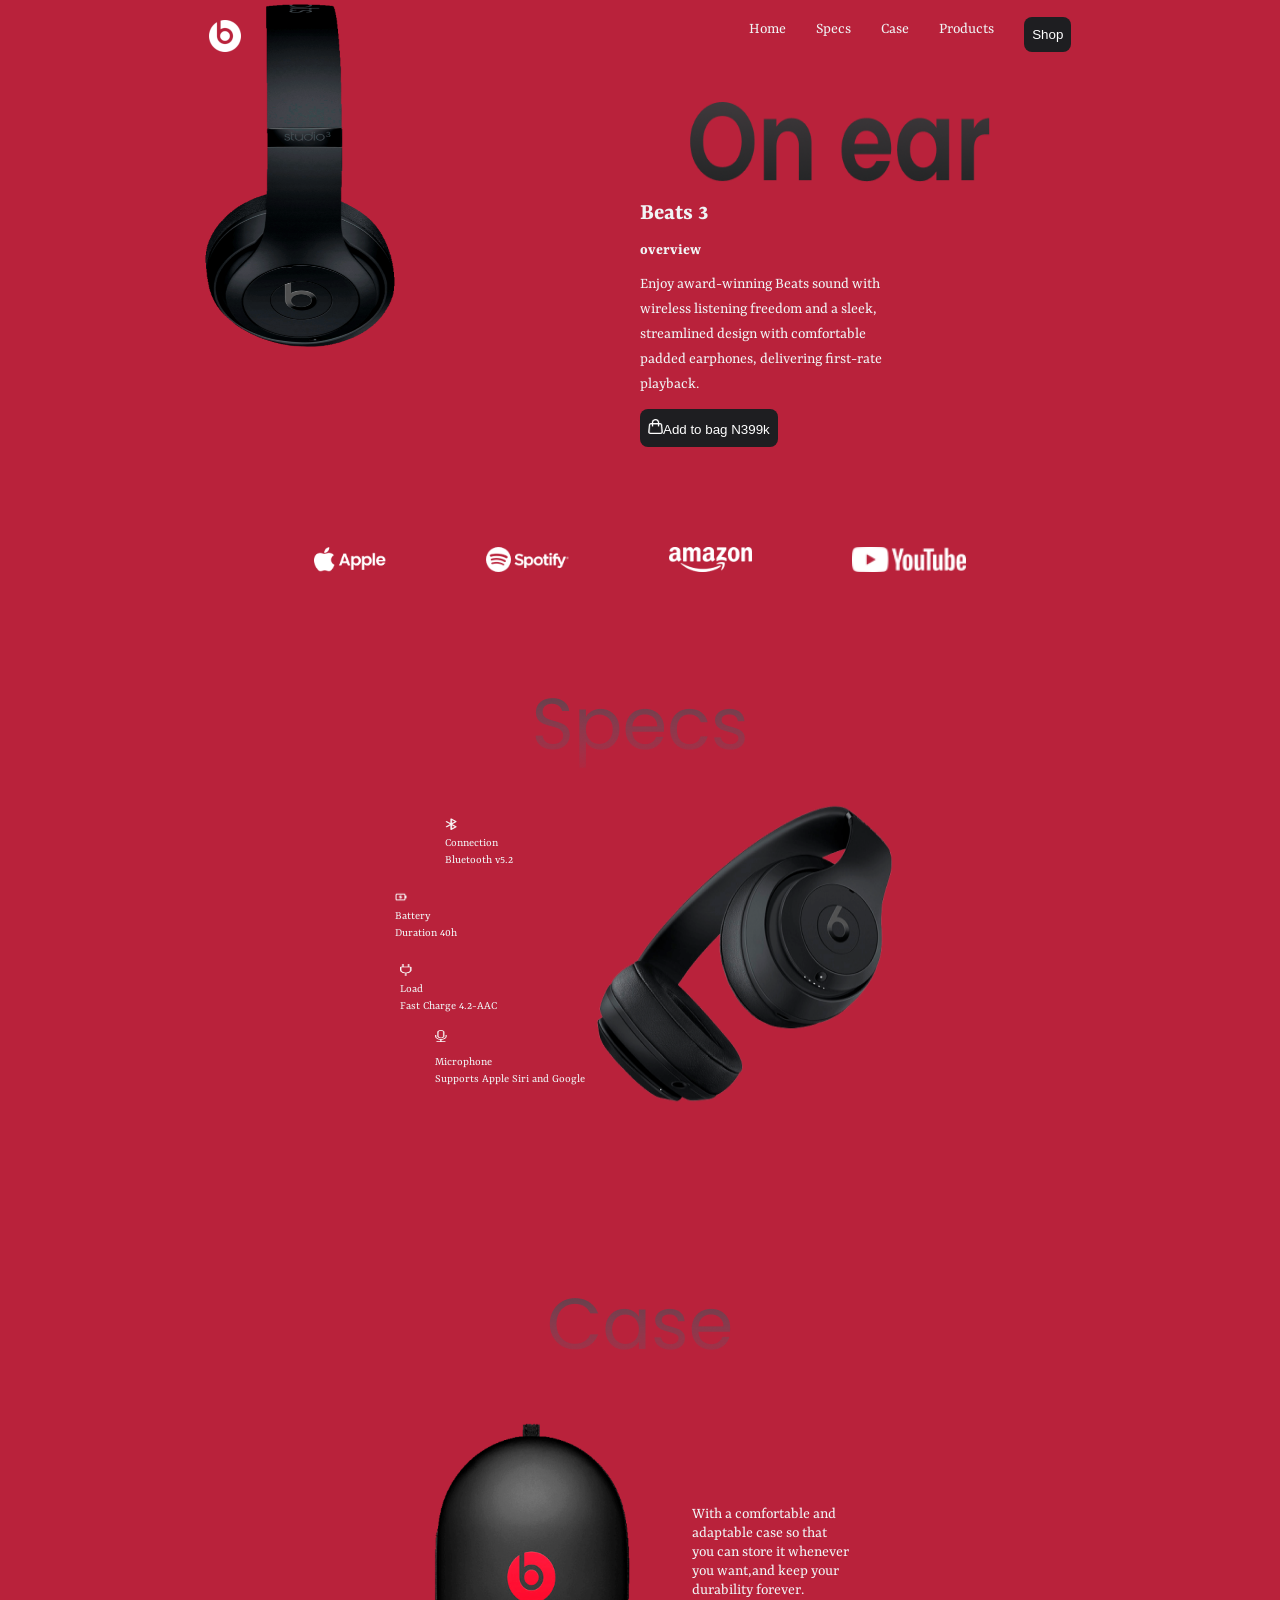
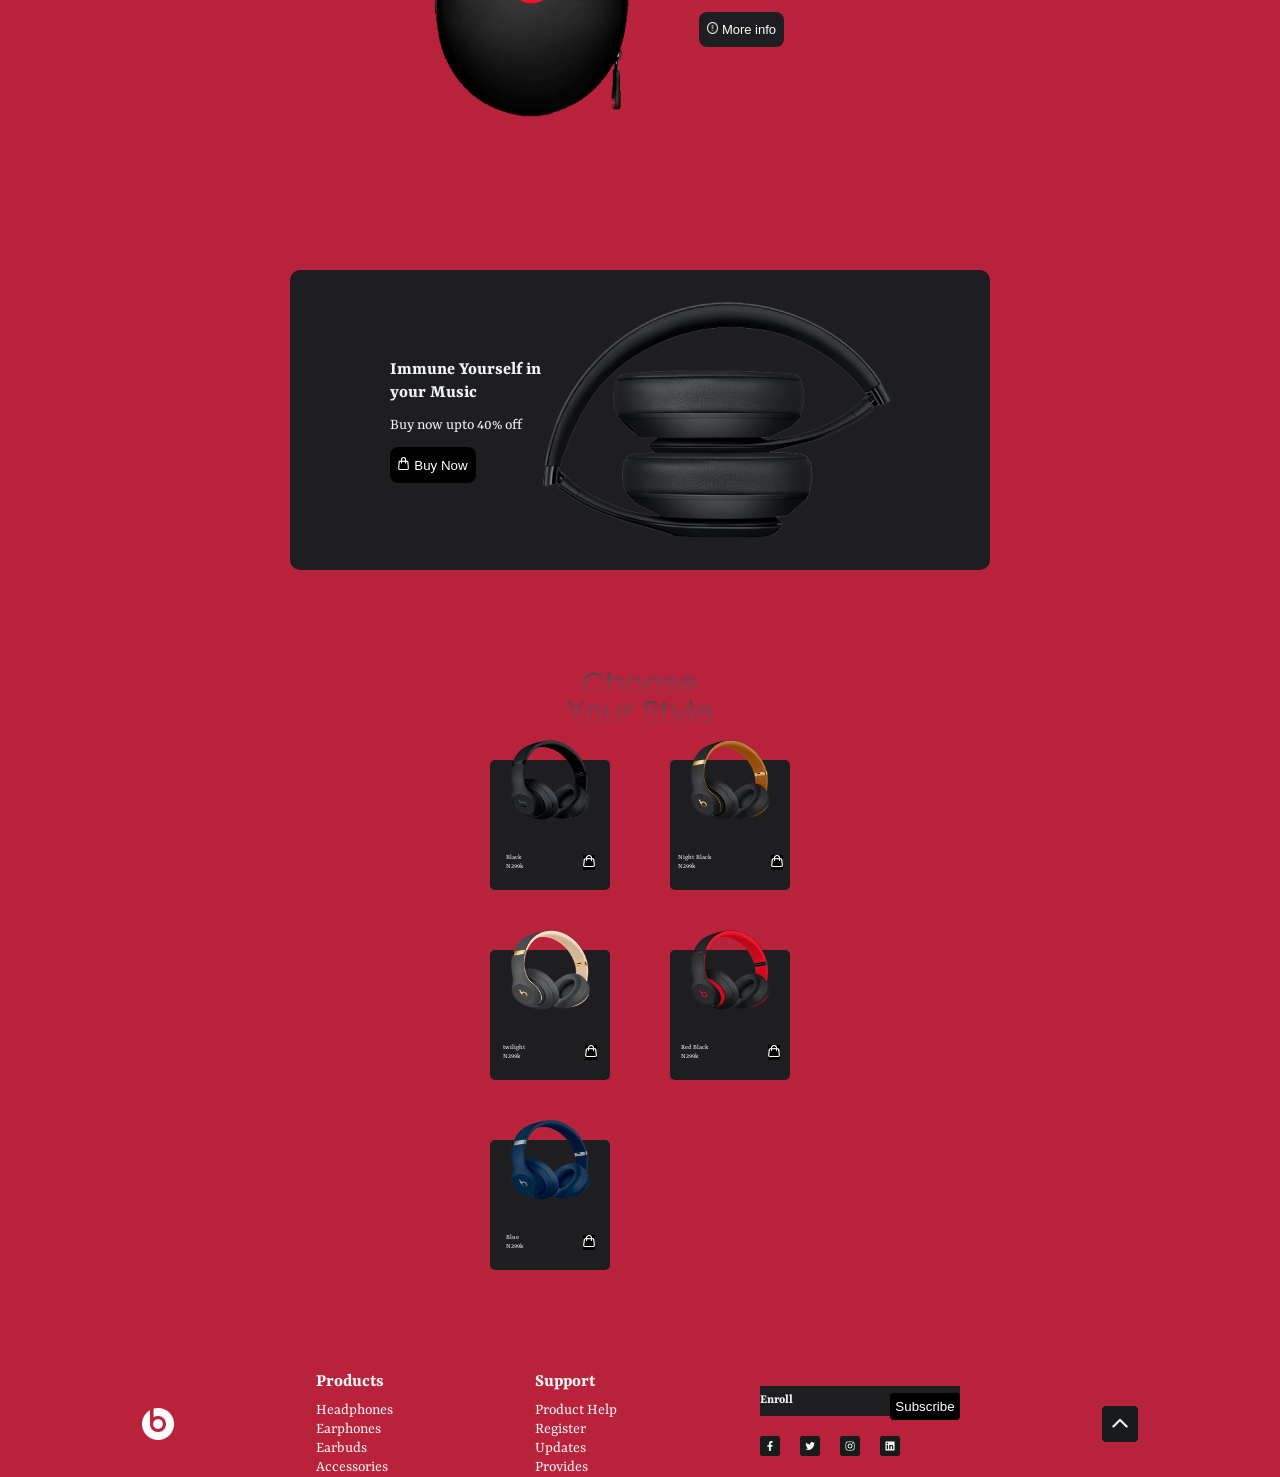
<file: Headphonepage/index.html>
<!DOCTYPE html>
<html lang="en">
<head>
    <meta charset="UTF-8">
    <meta name="viewport" content="width=device-width, initial-scale=1.0">
    <title>Headphones</title>
    <link rel="icon" href="favicon.png" type="image/png">
    <link rel="stylesheet" href="style.css">
    <!-- font -->
    <link rel="preconnect" href="https://fonts.googleapis.com">
<link rel="preconnect" href="https://fonts.gstatic.com" crossorigin>
<link href="https://fonts.googleapis.com/css2?family=Lato:wght@300;700&family=Rasa:wght@600&display=swap" rel="stylesheet">
</head>
<body>
    <header>
        <nav>
            <!-- logo -->
            <img src="beatsLogo.png" alt="logo">
            <!-- main image -->
            
            <ul>
                <li>Home</li>
                <li>Specs</li>
                <li>Case</li>
                <li>Products</li>
                <li><button>Shop</button></li>
            </ul>
        </nav>
    </header>
      <!-- section 1 -->
      <section class="section1">
        <!-- main image -->
        <div class="mainimage">
            <img src="mainImage.png" alt="mainimage">
        </div>
        
       
        <div class="onEar">
            <!-- on ear -->
            <div>
                <img src="onEar.png" alt="onear" >
            </div>
            <!-- Beats 3 -->
            <div class="beats3">
                <h1>Beats 3</h1>
                <h4>overview</h4>
                <p>  Enjoy award-winning Beats sound with<br> wireless listening freedom and a
                    sleek, <br> streamlined design with comfortable <br>padded earphones,
                    delivering first-rate <br> playback.</p>
                <button>
                    <img src="shoppingBag.png" alt="">Add to bag N399k
                </button>    
          
            </div>

        </div>
       
        
      </section>
      <!-- Apps navigation -->
      <div class="appnav">
        <ul>
            <li><img src="appleLogo.png" alt="appleLogo"></li>
            <li><img src="spotifyLogo.png" alt="spotifyLogo"></li>
            <li><img src="amazonLogo.png" alt="amazonLogo"></li>
            <li><img src="youtubeLogo.png" alt="youtubeLogo"></li>
        </ul>
    </div>

      <!-- section 2 -->
      <section class="section2">

        <!-- specs logo -->
      
            <div class="specslogo"><img src="specsLogo.png" alt="specsLogo">
            </div>

              <main >
                
                    <div class="feature">
                        <div class="  fea" id ="bluetooth"><img src="bluetooth.png" alt="bluetooth">
                            <p>Connection</p>
                            <p>Bluetooth v5.2</p>
                        </div>
                        <div class=" fea" id="battery"><img src="battery.png" alt="battery">
                            <p>Battery</p>
                            <p>Duration 40h</p>
                        </div>
                        <div class="fea" id="charger"><img src="charger.png" alt="charger">
                            <p>Load</p>
                            <p>Fast Charge 4.2-AAC</p></div>
                        <div class=" fea" id="mic"><img src="mic.png" alt="mic">
                            <p>Microphone</p>
            <p>Supports Apple Siri and Google</p>
                         </div>
                    </div>
                    <!-- speecs image -->
                    <div><img src="specsImage.png" alt="specsImage">
                    </div>
            
              </main> 
      </section>
      <!-- section 3 -->
      <section class="section3">
          <div class="caselogo"><img src="caseLogo.png" alt="caseLogo">
        </div>
          <main class="section3main">
            <img src="caseImage.png" alt="caseImage">
            <!-- case description -->
            <div class="casepara">
                <p>
                    With a comfortable and <br>adaptable case so that<br>you can store it
                    whenever<br>you want,and keep your<br>durability forever.
                </p>
                <div class="btn">
                    <button><img src="group.png" alt="moreinfo">More info</button>
                </div>
                
            </div>
          </main>
      </section>
      <!-- section 4 -->
      <section class="section4">
           
        <div class="mainbox">
             <!-- leftside -->
             <div>
                <h3>Immune Yourself in <br> your Music</h3>
                <p>Buy now upto 40% off</p>
                <button><img src="shoppingBag.png" alt="">Buy Now</button>
            </div>
            <!-- right sideimg -->
            <img src="buyNowSectionImage.png" alt="">
        </div>
           
        
      </section>
      <!-- sectio   5 -->
      <section class="section5">

        <div class="prodlogo">
            <img src="productLogo.png" alt="productLogo">
        </div>

        <main class="headphones">

             <div class=" headphone1">
                <img src="black.png" alt="" class="variety">       
           <main class="one">
            <p>Black <br>
            N299k</p>
            <button class="shoplogo"><img src="shoppingBag.png" alt=""></button>
           </main>
        </div>
         <div>
             <img src="nightBlack.png" alt="" class="variety">       
            <main class="one">
             <p> Night Black<br>
             N299k</p>
             <button><img src="shoppingBag.png" alt="" ></button>
            </main>
         </div>
         <div>
            <img src="twilightGray.png" alt=""  class="variety">      
            <main class="one">
             <p>twilight<br>
             N299k</p>
             <button><img src="shoppingBag.png" alt=""></button>
            </main>
         </div>
         <div>
            <img src="redBlack.png" alt="" class="variety">      
            <main class="one">
             <p>Red Black <br>
             N299k</p>
             <button><img src="shoppingBag.png" alt="" ></button>
            </main>
         </div>
         <div>
            <img src="blue.png" alt="" class="variety">      
            <main class="one">
             <p>Blue<br>
             N299k</p>
             <button><img src="shoppingBag.png" alt="" ></button>
            </main>
         </div>
         
        </main>
      </section>

      <!-- footer -->
      <footer>
            <img src="beatsLogo.png" alt="">
             <div>
                   <h3>Products</h3>
                   <ul>
                    <li>Headphones</li>
                    <li>Earphones</li>
                    <li>Earbuds</li>
                    <li>Accessories</li>
                   </ul>
             </div>
             <div>
                <h3>Support</h3>
                <ul>
                    <li>Product Help</li>
                    <li>Register</li>
                    <li>Updates</li>
                    <li>Provides</li>
                </ul>
             </div>

             <div >
                <div class="enroll">
                    <h5>Enroll</h5> <button>Subscribe</button>
                 </div>
                  <!-- socials -->
                  <ul class="subscribe">
                    <li><img src="facebook.png" alt=""></li>
                    <li><img src="twitter (1).png" alt=""></li>
                    <li><img src="instagram.png" alt=""></li>
                    <li><img src="linkedin (1).png" alt=""></li>
                  </ul>
             </div>
             
             <!-- up arrow -->
             <img src="upArrow.png" alt="uparrow">
      </footer>
</body>
</html>
</file>
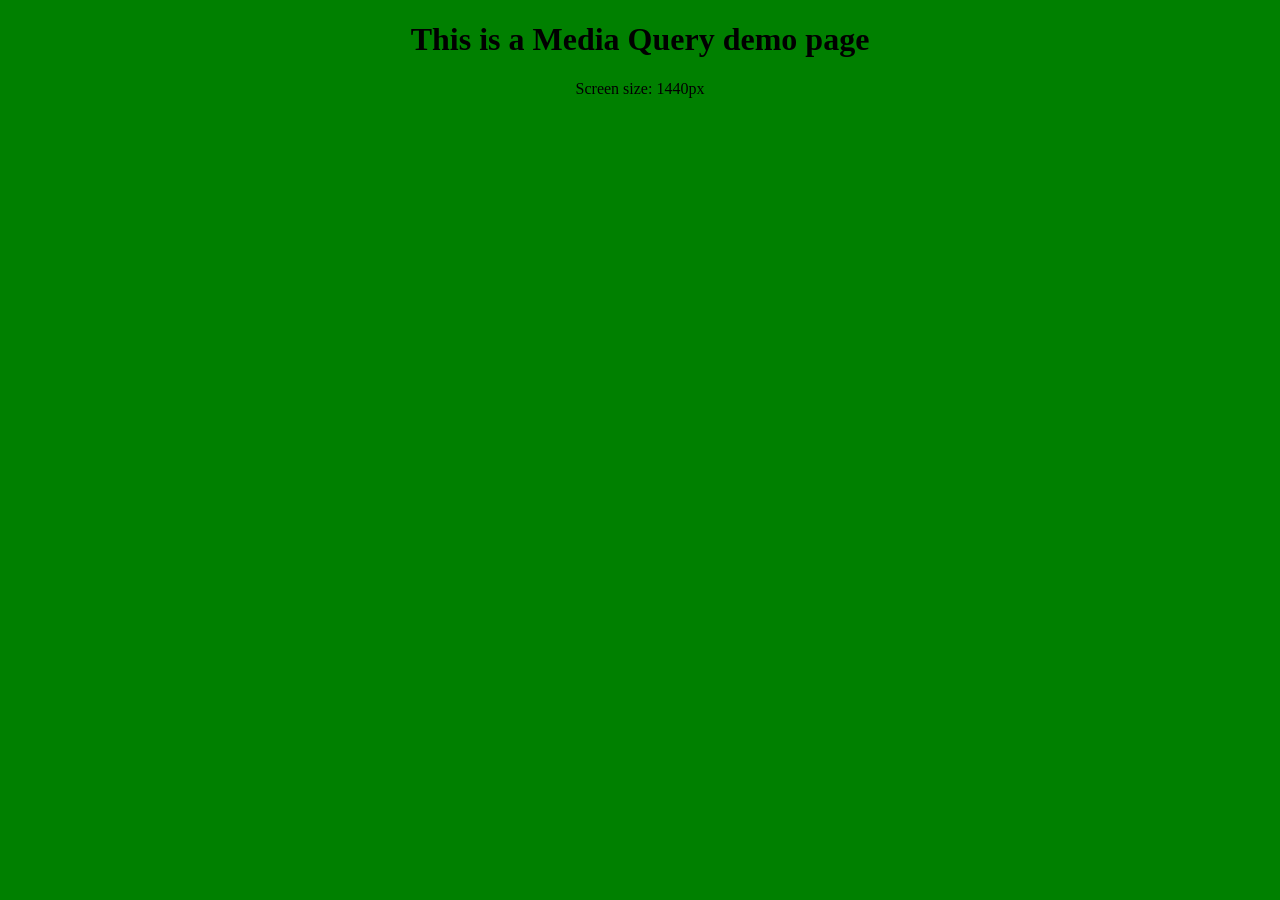
<file: project4_html css/index.html>
<!DOCTYPE html>
<html lang="en">
<head>
    <meta charset="UTF-8">
    <meta name="viewport" content="width=device-width, initial-scale=1.0">
    <title>Mediaquery project</title>
    <style>
        h1,p{
            text-align: center;
        }
        .box1{ 
            display: none;
        }
        .box2{
            
            display: none;
        }
        
        .box3{
            
            display: none;
        }
        .box4{
            
            display: none;
        }
        .box5{
            display: none;
        }



         /* Media Query */

         @media (min-width:1441px){
            body{
                
                background-color:aquamarine;
            }
            .box1{   
            display: block;
           }
        } 
        @media (min-width:1025px) and (max-width:1440px){
            body{
                background-color:green;
            }
            .box2{
               
            display: block;
           }
        } 
        @media (min-width:769px) and (max-width:1024px){
            body{
                background-color:rgb(255, 0, 217);
            }
            .box3{
            display: block;
           }
        } 
        @media (min-width:426px) and   (max-width:768px){
            body{
                background-color:aqua;
            }
           .box4{
            display: block;
           }
        }  
        @media (min-width:0px) and (max-width:425px){
            body{
              background-color: brown;
              
            }
           .box5{
            display: block;
           }
        } 
    </style>
</head>
<body>
    <div class="box1">
        <h1>This is a Media Query demo page.
        </h1>
        <p>Screen size:  Above 1440px</p>     
    </div>

    <div class="box2">
        <h1>This is a Media Query demo page</h1>
         <p>Screen size: 1440px</p>    
    </div>

    <div class="box3">       
        <h1>This is a Media Query demo page</h1>
        <p>Screen size: 1024px</p>
    </div>

    <div class="box4">       
        <h1>This is a Media Query demo page</h1>
        <p>Screen size: 768px</p>
    </div>

    <div class="box5">
        <h1 >This is a Media Query demo page</h1>
        <p>Screen size: 425px</p>
    </div>
</body>
</html>
</file>
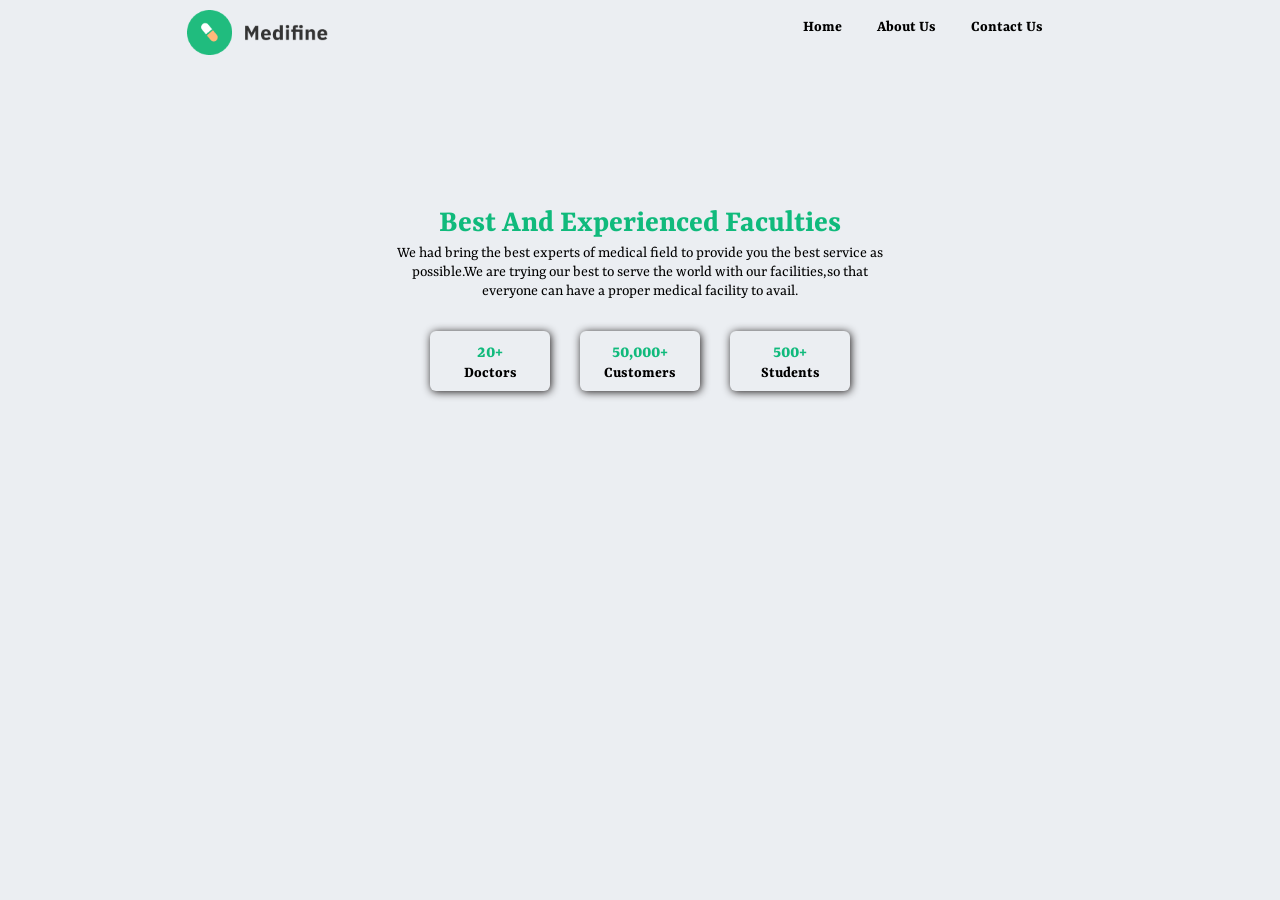
<file: Doctor/About.html>
<!DOCTYPE html>
<html lang="en">
<head>
    <meta charset="UTF-8">
    <meta name="viewport" content="width=device-width, initial-scale=1.0">
    <title>About Us</title>
    <link rel="stylesheet" href="About.css">
    <!-- font -->
    <link rel="preconnect" href="https://fonts.googleapis.com">
    <link rel="preconnect" href="https://fonts.gstatic.com" crossorigin>
    <link href="https://fonts.googleapis.com/css2?family=Lato:wght@300;700&family=Rasa:wght@600&display=swap" rel="stylesheet">
    

</head>
<body>
    <nav>
        <!-- logo -->
        <img src="logo.png" alt="">

        <ul>
            <li><a href="home.html">Home</a></li>
            <li><a href="">About Us</a></li>
            <li><a href="contact.html">Contact Us</a></li>
        </ul>
    </nav>

    <!-- main section -->

    <main>
       
        <h1>Best And Experienced Faculties</h1>
        <p>We had bring the best experts of medical field to provide you the best service as <br> possible.We are trying our best to serve the world with our facilities,so that <br> everyone can have a proper medical facility to avail.</p>
       

    <div class="features">
       <div class="box">
         <div>
            <h3>20+</h3>
            <h4>Doctors</h4> 
         </div>
    </div>
       <div class="box">
        <div>
            <h3>50,000+</h3>
        <h4>Customers</h>
        </div>
     </div>
       <div class="box">
      <div>
        <h3 >500+</h3>
        <h4>Students</h4> 
      </div>
       </div>
    </div>
    </main>
    
</body>
</html>
</file>
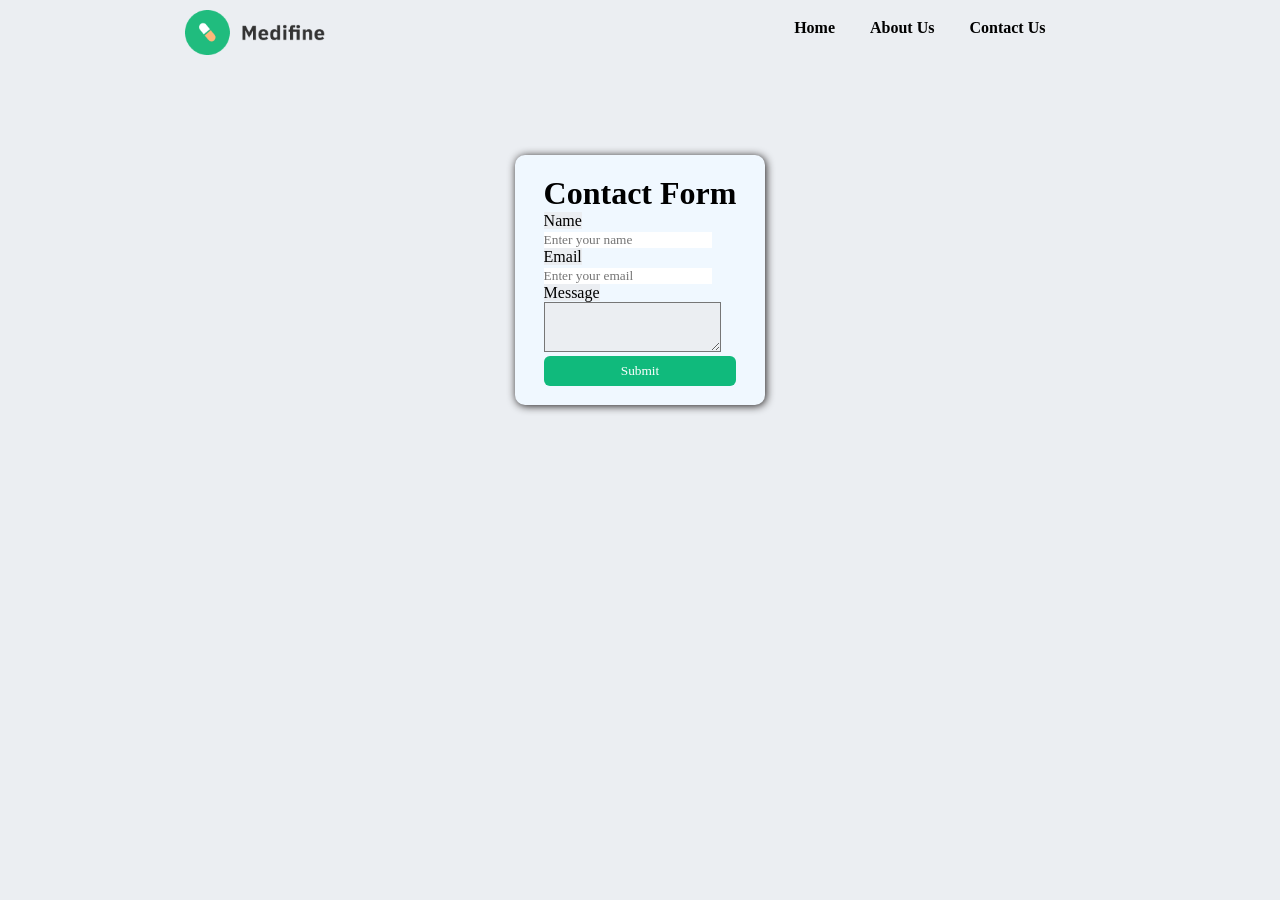
<file: Doctor/contact.html>
<!DOCTYPE html>
<html lang="en">
<head>
    <meta charset="UTF-8">
    <meta name="viewport" content="width=device-width, initial-scale=1.0">
    <title>Contact us</title>
    <link rel="stylesheet" href="contact.css">
</head>
<body>
    <nav>
        <!-- logo -->
        <img src="logo.png" alt="">

        <ul>
            <li><a href="home.html">Home</a></li>
            <li><a href="About.html">About Us</a></li>
            <li><a href="contact.html" >Contact Us</a></li>
        </ul>
    </nav>
      <!-- Form -->
      <form>
       <div>
          <main>
            <h1>Contact Form</h1>
            <label for="name">Name</label>
            <br>
            <input type="text" name="" id="name" placeholder="Enter your name">
            <br>
            <label for="">Email</label>
            <br>
            <input type="email" id="email" placeholder="Enter your email">
            <br>
            <label for="">Message</label>
            <br>
            <textarea name="" id="" cols="20" rows="3" id="textarea"></textarea>
            <br>
            <input type="submit" id ="submit">
           </div>
          </main>

      </form>

</body>
</html>
</file>
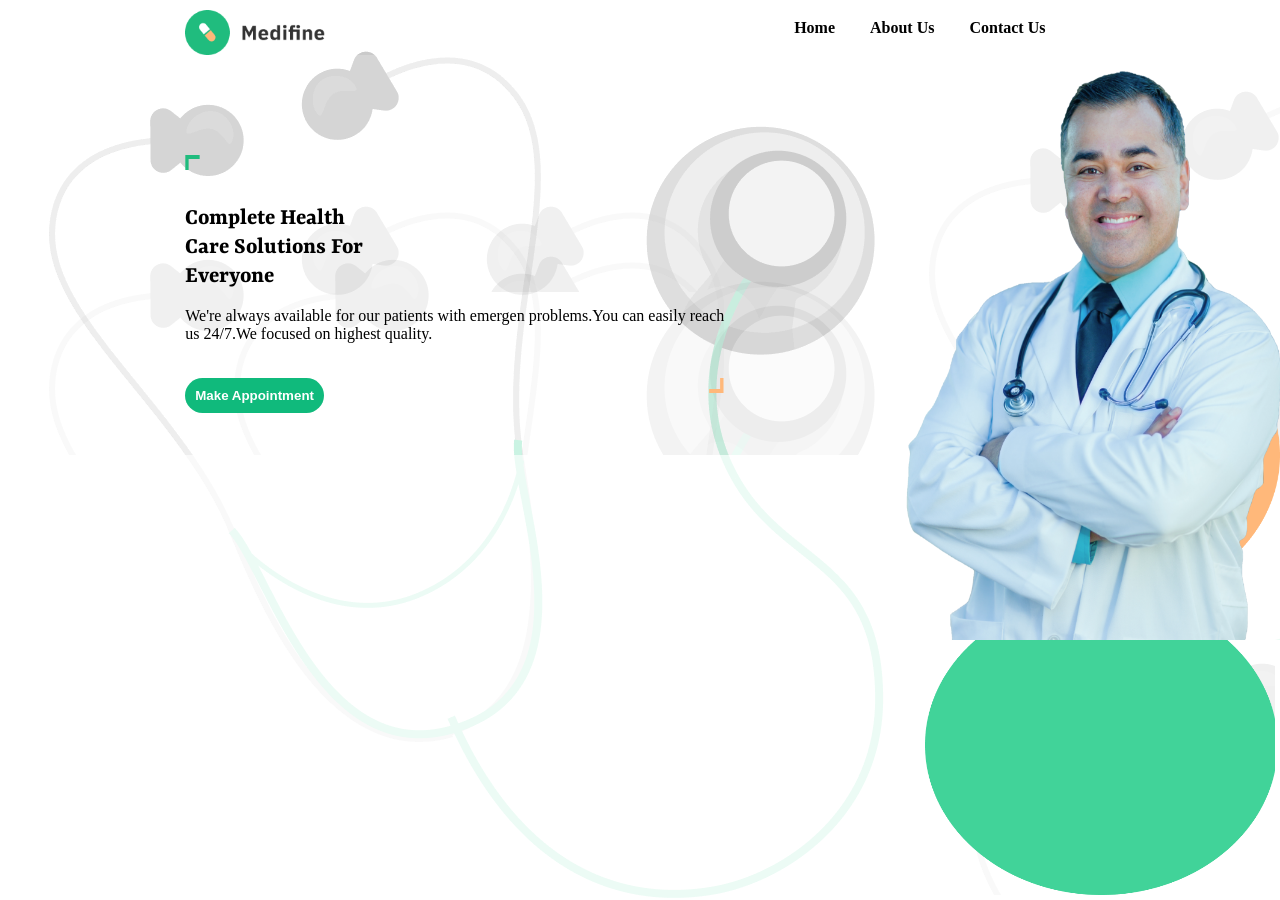
<file: Doctor/home.html>
<!DOCTYPE html>
<html lang="en">
<head>
    <meta charset="UTF-8">
    <meta name="viewport" content="width=device-width, initial-scale=1.0">
    <title>Home page</title>
    <link rel="stylesheet" href="home.css">
    <link rel="icon" href="logo.png" type="image/png">
    <!-- font -->
    <link rel="preconnect" href="https://fonts.googleapis.com">
<link rel="preconnect" href="https://fonts.gstatic.com" crossorigin>
<link href="https://fonts.googleapis.com/css2?family=Lato:wght@300;700&family=Rasa:wght@600&display=swap" rel="stylesheet">
</head>
<body>
    <div class="container">
    
        <nav>
            <!-- logo -->
            <img src="logo.png" alt="">

            <ul>
                <li><a href="">Home</a></li>
                <li><a href="About.html" >About Us</a></li>
                <li><a href="contact.html" >Contact Us</a></li>
            </ul>
        </nav>
   
    <!-- Hero section -->
    <section>
        <!-- left side -->
        <main class="leftside">
            <img src="topAngle.png" alt="topagl">
            <h1>
                Complete Health <br> Care Solutions For <br> Everyone
            </h1>
            <p>We're always available for our patients with emergen problems.You can easily reach <br> us 24/7.We focused on highest quality. </p>
            <div class="btn">
                <button>Make Appointment</button>
                <img src="bottomAngle.png" alt="btmagl">
            </div>
        </main>
        <!-- right side -->
         <main class="rightside">
              <img src="greenBox.png" alt="" class="img1">
              <img src="yellowBox.png" alt="" class="img2">
              <img src="doctor.png" alt="" class="img3">
         </main>
    </section>
</div>
</body>
</html>
</file>
<file: Headphonepage/style.css>
*{
    margin: 0;
    padding: 0;
    box-sizing: border-box;

}
body{
   background-color: rgb(185, 34, 59);
    color:  #f0f4f5;
    font-family: 'Lato', sans-serif;
font-family: 'Rasa', serif;
}
nav{
    display: flex;
    align-items: center;
    justify-content: center;
    justify-content: space-evenly;
    gap: 300px;
    margin-top: 20px;
}
nav ul{
    display: flex;  
    list-style-type: none;
    gap: 30px;
}
nav ul li button{
    background-color: #1e1e21;
    border: none;
    color: white;
    padding:10px 8px;
    border-radius: 8px;
    margin-top: -3px;
}
nav ul li button:hover{
    background-color: black;
    font-weight: 900;
    cursor: pointer;
}
/* section1 */
.section1{
    display: flex;
    align-items: center;
    justify-content: center;
     gap: 100px; 
    margin-top: 50px;
}
img[alt="onear"]{
    height: 80px;
    width: 300px;
    margin-left: 50px;
}
.onEar{
    width: 400px;
    margin-left: 400px;
}
.beats3 h1, h4, p,button{
   margin-top: 12px ;
}
.beats3 p{
    line-height: 25px;
}
.beats3 button{
    background-color: #1e1e21;
    border: none;
    color: white;
    padding:10px 8px;
    border-radius: 8px;
}
.beats3 button:hover{
     background-color: black;
     font-weight: 600;
}
.beats3 button img{
    height: 15px;
    width: 15px;
}
.mainimage{
    position: absolute;
    top: 0px;
    left:200px;
    
}
.mainimage img{
    height:350px ;
    width:200px ;
}
.appnav{
    margin-top: 100px;
}
.appnav ul{
   display: flex;
   list-style-type: none;
   align-items: center;
   justify-content: center;
   gap: 100px;
}
.appnav img{
    height: 25px;
}
/* section2 */
.specslogo{
    text-align: center;
}
 .section2{
    /* display: flex;
    align-items: center;
    justify-content: center; */
    margin-top: 120px;
    height: 600px;
} 
.section2 main{
    display: flex;
    align-items: center;
    justify-content: center;
    /* background-color: #1e1e21; */
    /* height: 400px;
    width: 600px; */
}
 main{
    display: flex;
    gap: 60px;
    margin-top: 30px; 
   
} 

main .feature{
    display: flex;
    flex-direction:column ;
    row-gap: 50px;
}
img[alt="specsImage"]{
    height: 300px;
    width: 300px;
}

.fea img{
    height: 12px;
    width: 12px;
}
.fea p{
   font-size: 12px;
    line-height: 5px; 
}
#bluetooth{
    position: relative;
    left: 60px;
    /* margin-bottom: -10px; */
}
#battery{
    position: relative;
    left: 10px;
}
#charger{
    position: relative;
    left: 15px;
}
#mic{
    position: relative;
    left: 50px;
}
.fea{
    margin-top: -30px;
}
#bluetooth img ,#battery img,#charger img,#mic{
    margin-bottom: -7px;
}


/* section3 */
.caselogo{
    display: flex;
    align-items: center;
    justify-content: center;
} 
img[alt="caseImage"]{
    height: 300px;
    width: 200px;
}
.section3main{
    display: flex;
    align-items: center;
    justify-content: center;
    margin-top: 70px;
}
.casepara{
    display: flex;
    flex-direction: column;
}
.btn{
    display: flex;
    align-items: center;
    justify-content: center;
    width: 100px;
}  
.btn button{
    background-color: #1e1e21;
    border: none;
    color: white;
    padding:10px 8px;
    border-radius: 8px;
    font-size: 13px;
}
.btn button:hover{
    background-color: black;
    cursor: pointer;
    font-weight: 700;
}
.btn button img{
    height: 12px; 
    width: 15px;
    padding-right:4px ;
}

/* section4 */
.section4{
    display: flex;
    align-items: center;
    justify-content: center;
    margin-top: 150px;
    gap: 80px;
  
    
}
.mainbox{
    display: flex;
    align-items: center;
    justify-content: center;
    height: 300px;
    width: 700px;
    background-color: #1e1e21;
    border-radius: 10px;
}
.mainbox div button{
    background-color:black;
    border: none;
    color: white;
    padding:10px 8px;
    border-radius: 8px;
}
.mainbox div button:hover{
    background-color: #1e1e21;
    font-weight: 700;
    cursor: pointer;
}
.mainbox div button img{
    height: 13px;
    padding-right: 5px;
}

/* section5 */
.section5{
    margin-top:  100px;
     
}
.section5 .headphones div{
    height: 130px;
    width: 120px;
    background-color: #1e1e21;
    border-radius: 5px;
}
.headphones main p{
    font-size: 7px;
}
.headphones div .variety{
 margin-bottom: -35px;
}
.one{
   display: flex;
   align-items: center;
   justify-content: center;
   justify-content: space-around;
   align-items: end;
}
.one button{
    background-color: black;
    border: none;
}

.prodlogo{
    display: flex;
    align-items: center;
    justify-content: center;
}
.prodlogo img{
    height: 60px;
}

.section5 main{
    display: flex;
    align-items: center;
    justify-content: center;
    display: grid;
    grid-template-columns: auto auto;
    
}

 .section5 .headphones div .variety{
    height: 80px;
    width: 80px;
     position: relative;
     left: 20px;
    bottom: 20px;  
} 
.section5 main div button img{
    height: 12px;
    width: 12px;
}

/* footer */
footer{
    margin-top: 100px;
    display: flex;
    align-items: center;
    justify-content: center;
    justify-content: space-evenly
        
}
ul{
    list-style-type: none;
}
.subscribe{
    display: flex;
    gap: 20px;
    margin-top: 20px;
    
}
.subscribe li img{
    height: 20px;
    width: 20px;
}
div h3{
    margin-bottom: 8px;
}
.enroll {
    height: 30px;
    width: 200px;
    background-color: #1e1e21;
    display: flex;
    align-items: center;
    justify-content: center;
    justify-content: space-between;

}
.enroll button{
    background-color: black;
    color: white;
    padding: 6px 5px;
    border-radius: 4px;
    border: none;
}

img[alt="uparrow"]:hover{
    height: 50px;
    width: 50px;
}
</file>
<file: Doctor/About.css>
*{
    margin: 0;
    padding: 0;
    box-sizing: border-box;
   background-color: rgb(235, 238, 242);
   font-family: 'Lato', sans-serif;
   font-family: 'Rasa', serif;
}

/* body{
    height: 100%;
    width: 100%;
  
} */
nav{
    display: flex;
    align-items: center;
    justify-content: center;
    justify-content: space-around;
}
nav img{
    height: 45px;
    margin-top: 10px;
    margin-left: -50px;
}
ul{
    display: flex;
    list-style-type: none;
    gap: 35px;
    color: black;
}
ul li a{
    text-decoration: none;
    color: black;
    font-weight: 700;
}
ul li a:hover{
    color: rgb(16, 186, 124); 
}
main{
    margin-top: 150px;
    text-align: center;
}
main p{
    font-weight: -20px;
}
 .features{
    display: flex;
    align-items: center;
    justify-content: center;
    margin-top: 30px;
    gap: 30px;
} 
.box{
    height: 60px;
    width: 120px;
    
   border-radius: 6px;
   box-shadow: 1px 1px 8px rgb(29, 25, 25);
}
.box div{
  margin-top: 10px;

}
h1,h3{
    color: rgb(16, 186, 124);
}
</file>
<file: Doctor/contact.css>
*{
    margin: 0;
    padding: 0;
    box-sizing: border-box;
   background-color: rgb(235, 238, 242);
   font-family: 'Lato', sans-serif;
   font-family: 'Rasa', serif;
}

/* body{
    height: 100%;
    width: 100%;
  
} */
nav{
    display: flex;
    align-items: center;
    justify-content: center;
    justify-content: space-around;
}
nav img{
    height: 45px;
    margin-top: 10px;
    margin-left: -50px;
}
ul{
    display: flex;
    list-style-type: none;
    gap: 35px;
    color: black;
}
ul li a{
    text-decoration: none;
    color: black;
    font-weight: 700;
}
ul li a:hover{
    color: rgb(16, 186, 124); 
}

form {
    display: flex;
    align-items: center;
    justify-content: center;
    /* background-color: aliceblue; */
}
form div{
    margin-top: 100px;
    height: 250px;
    width: 250px;
   
    display: flex;
    align-items: center;
    justify-content: center;
    border-radius: 10px;
    box-shadow: 1px 1px 8px rgb(29, 25, 25);
     background-color: aliceblue; 
   
}
form div main{
    background-color: aliceblue;
}
form div main h1{
    background-color: aliceblue;
}

#name,#email,#textarea,#submit{
    border: none;
    background-color: white;
}
#submit{
    width: 100%;
    height: 30px;
    border-radius: 6px;
    background-color: rgb(16, 186, 124); 
    color: white;
}
</file>
<file: Doctor/home.css>
*{
    margin: 0;
    padding: 0;
    box-sizing: border-box;
    background-image: url("stethoscope.png");
    background-repeat: no-repeat;
}

/* body{
    height: 100%;
    width: 100%;
  
} */
nav{
    display: flex;
    align-items: center;
    justify-content: center;
    justify-content: space-around;
}
nav img{
    height: 45px;
    margin-top: 10px;
    margin-left: -50px;
}
ul{
    display: flex;
    list-style-type: none;
    gap: 35px;
    color: black;
}
ul li a{
    text-decoration: none;
    color: black;
    font-weight: 700;
}
ul li a:hover{
    color: rgb(16, 186, 124); ;
}

section{
    display: flex;
    align-items: center;
    justify-content: center;
    justify-content: space-around;
    margin-top: 100px;

}
section .leftside{
    height: 300px;
    display: flex;
    flex-direction: column;
    row-gap: 15px;
}
.leftside h1{
    font-family: 'Lato', sans-serif;
    font-family: 'Rasa', serif;
}
img[alt="topagl"],img[alt="btmagl"]{
    height: 15px;
    width: 15px;
}
img[alt="topagl"]{
    margin-bottom: 20px;
}

.btn{
     display: flex;
    justify-content: space-between;
    margin-top: 20px;
}
.btn button{
    color: white;
    background-color: rgb(16, 186, 124);
    border: none;
    padding: 10px 10px;
    border-radius: 20px;
    font-weight: 600;
}
.btn button:hover{
    background-color: white;
    cursor: pointer;
    color:rgb(16, 186, 124); ;
}

rightside{
    margin-top: -400px;

}
.img1,.img2{
    height: 300px;
    width: 350px;
}
.img1{
    position: absolute;
    right: 5px;
    bottom: 5px;
}
.img2{
    position: absolute;
    right: 0px;
    
    
}
.img3{
    margin-top: -60px;
    height: 600px;
    width: 400px;
    position: absolute;
    right: 0px;
    top: 100px;

}
</file>
